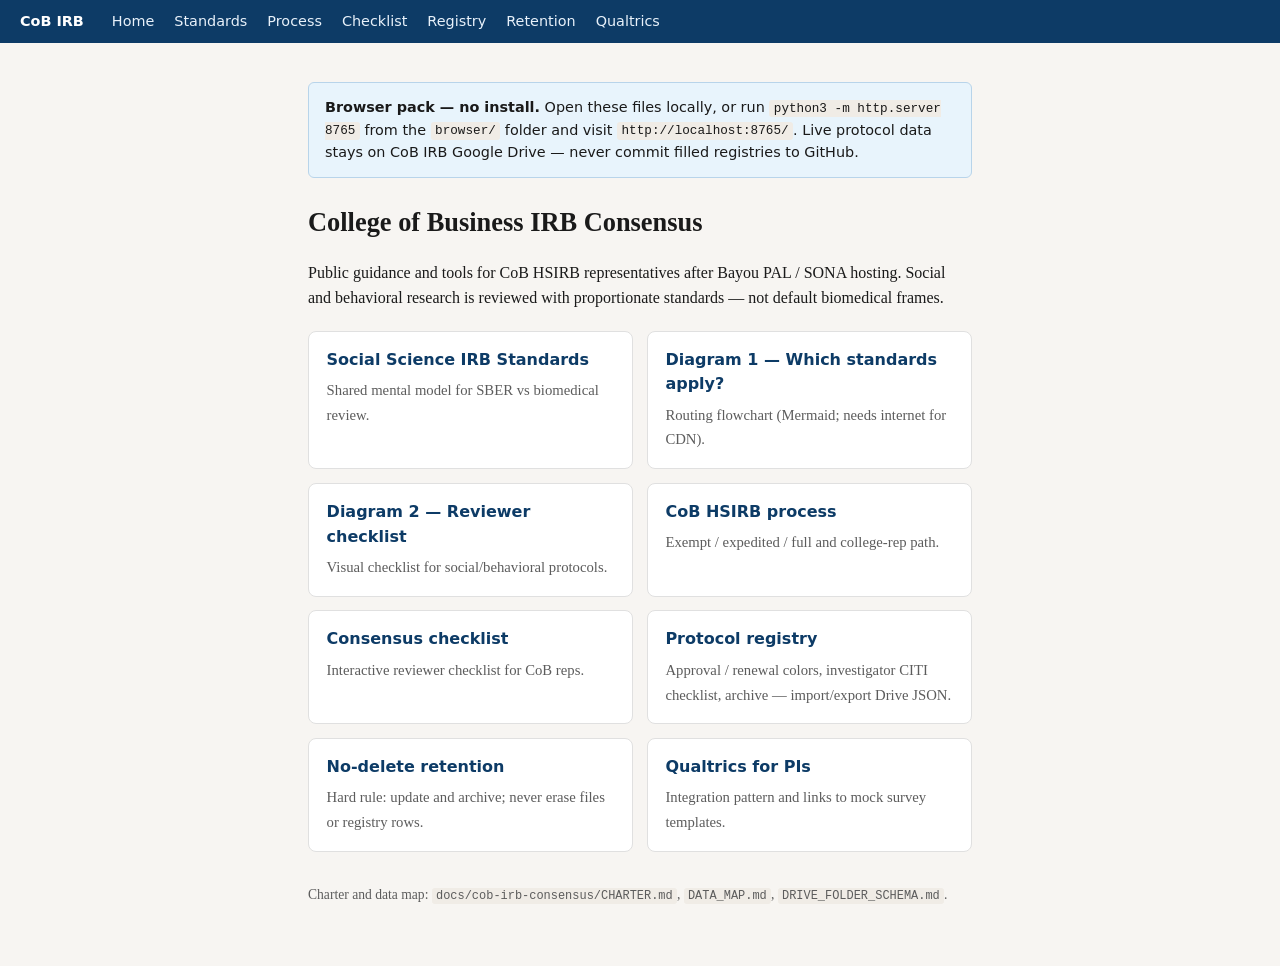
<file: docs/cob-irb-consensus/browser/index.html>
<!DOCTYPE html>
<html lang="en">
<head>
  <meta charset="utf-8">
  <meta name="viewport" content="width=device-width, initial-scale=1">
  <title>CoB IRB Consensus Pack</title>
  <link rel="stylesheet" href="shared.css">
</head>
<body>
  <nav class="site-nav" aria-label="Primary">
    <span class="brand">CoB IRB</span>
    <a href="index.html">Home</a>
    <a href="standards.html">Standards</a>
    <a href="process.html">Process</a>
    <a href="consensus-checklist.html">Checklist</a>
    <a href="registry.html">Registry</a>
    <a href="retention.html">Retention</a>
    <a href="qualtrics-guide.html">Qualtrics</a>
  </nav>
  <main class="wrap">
    <p class="banner"><strong>Browser pack — no install.</strong> Open these files locally, or run <code>python3 -m http.server 8765</code> from the <code>browser/</code> folder and visit <code>http://localhost:8765/</code>. Live protocol data stays on CoB IRB Google Drive — never commit filled registries to GitHub.</p>

    <h1>College of Business IRB Consensus</h1>
    <p>Public guidance and tools for CoB HSIRB representatives after Bayou PAL / SONA hosting. Social and behavioral research is reviewed with proportionate standards — not default biomedical frames.</p>

    <div class="hub-grid">
      <a class="hub-card" href="standards.html">
        <strong>Social Science IRB Standards</strong>
        <span>Shared mental model for SBER vs biomedical review.</span>
      </a>
      <a class="hub-card" href="diagram_1.html">
        <strong>Diagram 1 — Which standards apply?</strong>
        <span>Routing flowchart (Mermaid; needs internet for CDN).</span>
      </a>
      <a class="hub-card" href="diagram_2.html">
        <strong>Diagram 2 — Reviewer checklist</strong>
        <span>Visual checklist for social/behavioral protocols.</span>
      </a>
      <a class="hub-card" href="process.html">
        <strong>CoB HSIRB process</strong>
        <span>Exempt / expedited / full and college-rep path.</span>
      </a>
      <a class="hub-card" href="consensus-checklist.html">
        <strong>Consensus checklist</strong>
        <span>Interactive reviewer checklist for CoB reps.</span>
      </a>
      <a class="hub-card" href="registry.html">
        <strong>Protocol registry</strong>
        <span>Approval / renewal colors, investigator CITI checklist, archive — import/export Drive JSON.</span>
      </a>
      <a class="hub-card" href="retention.html">
        <strong>No-delete retention</strong>
        <span>Hard rule: update and archive; never erase files or registry rows.</span>
      </a>
      <a class="hub-card" href="qualtrics-guide.html">
        <strong>Qualtrics for PIs</strong>
        <span>Integration pattern and links to mock survey templates.</span>
      </a>
    </div>

    <p class="source">Charter and data map: <code>docs/cob-irb-consensus/CHARTER.md</code>, <code>DATA_MAP.md</code>, <code>DRIVE_FOLDER_SCHEMA.md</code>.</p>
  </main>
</body>
</html>
</file>
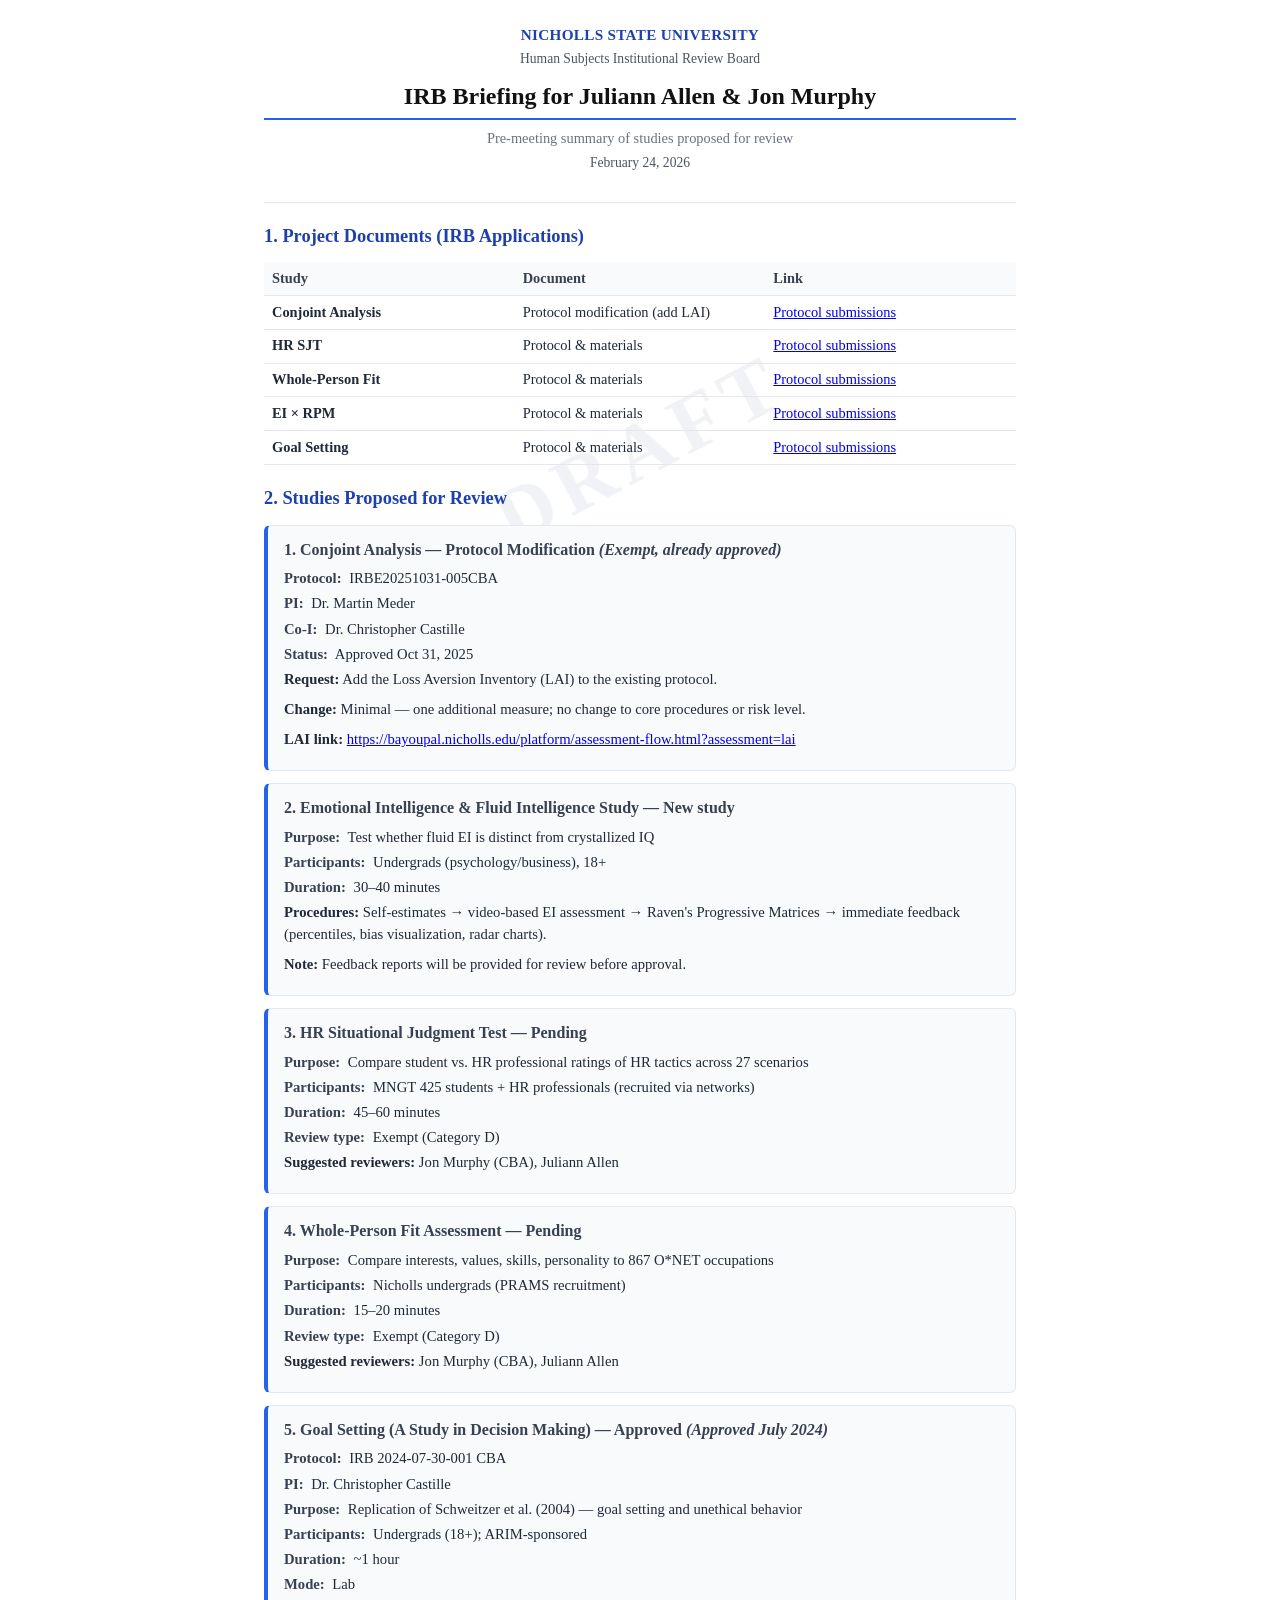
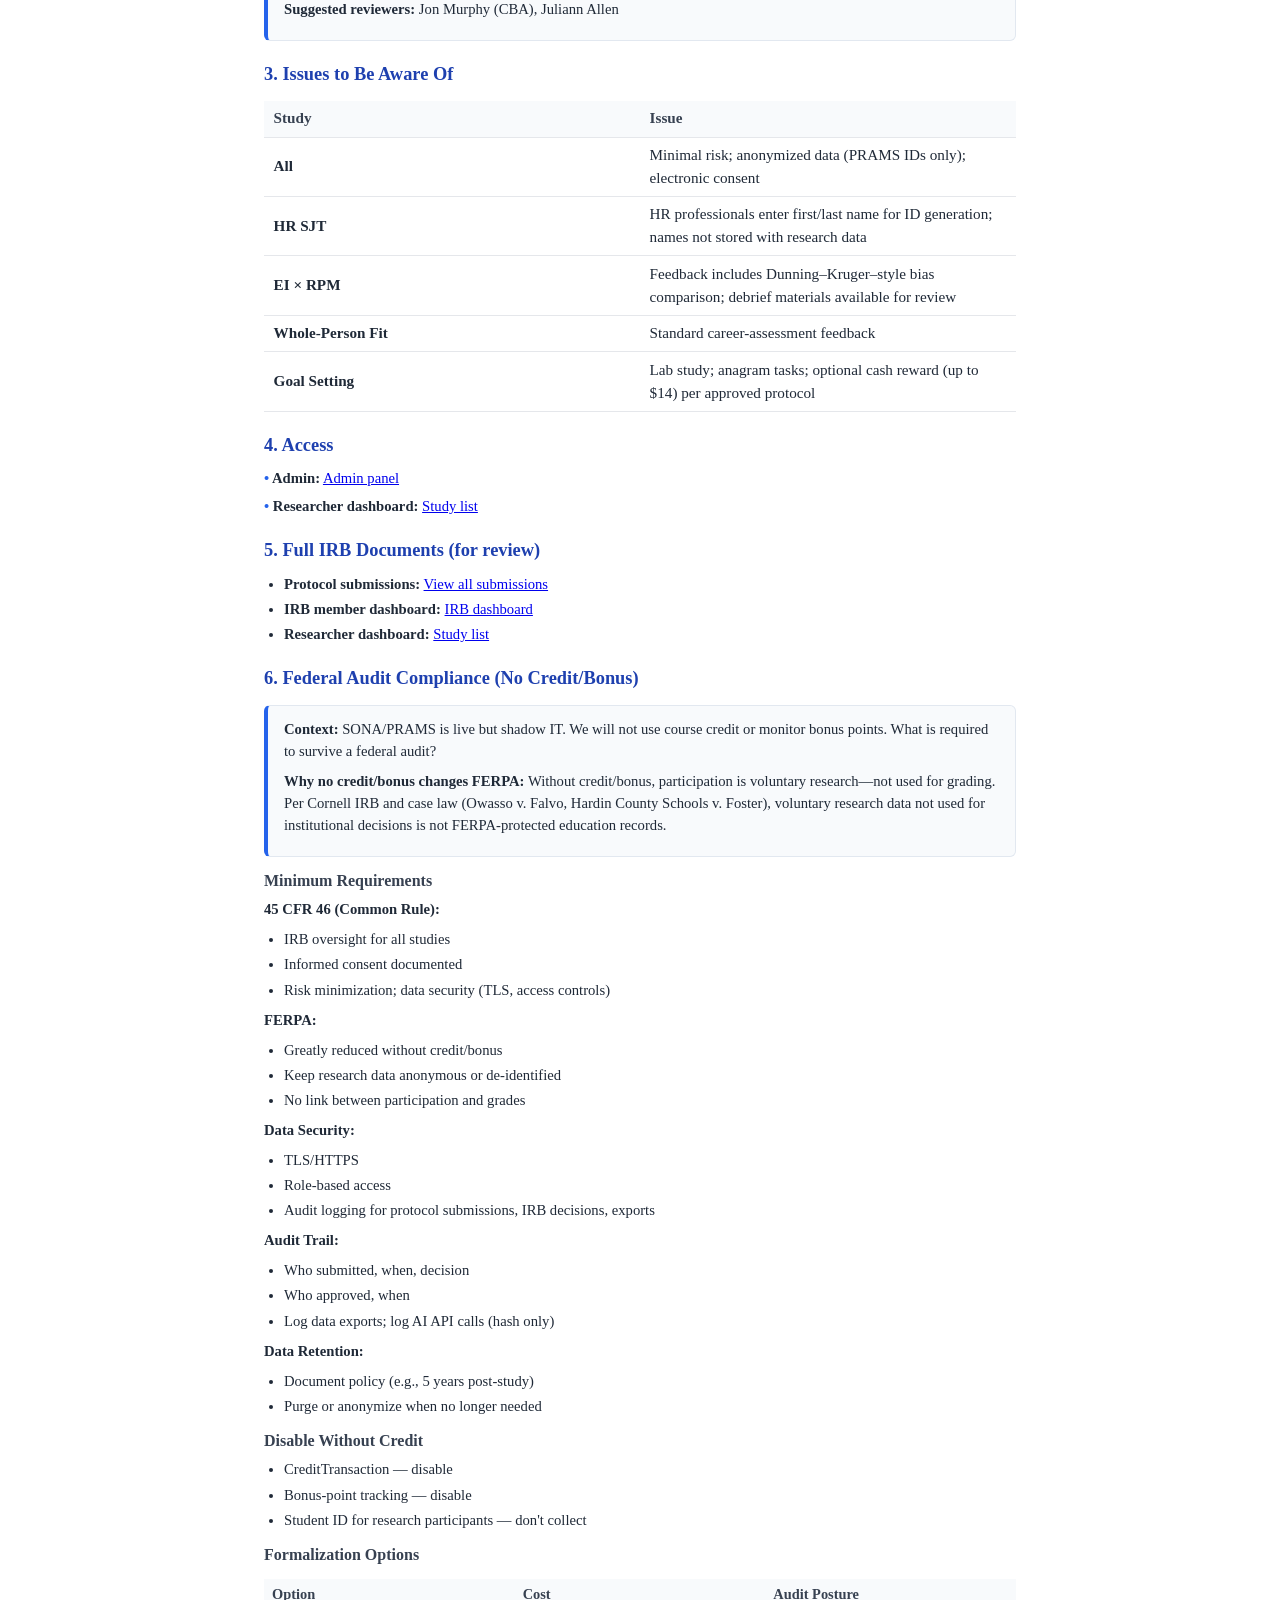
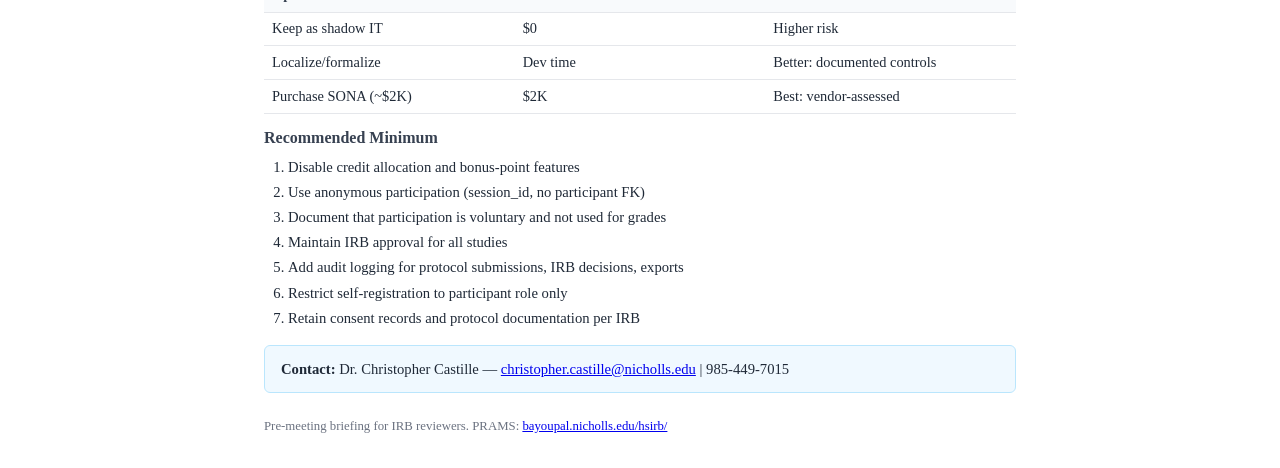
<file: IRB_BRIEFING_JULIANN_JON.html>
<!DOCTYPE html>
<html lang="en">
<head>
  <meta charset="UTF-8">
  <meta name="viewport" content="width=device-width, initial-scale=1.0">
  <title>IRB Briefing for Juliann Allen & Jon Murphy</title>
  <style>

    * { box-sizing: border-box; }
    body { font-family: 'Georgia', 'Times New Roman', serif; font-size: 11pt; line-height: 1.5; color: #1f2937; max-width: 800px; margin: 0 auto; padding: 24px; background: #fff; }
    h1 { font-size: 1.5rem; margin: 0 0 0.5rem; color: #111; border-bottom: 2px solid #2563eb; padding-bottom: 0.25rem; }
    h2 { font-size: 1.15rem; margin: 1.25rem 0 0.5rem; color: #1e40af; }
    h3 { font-size: 1rem; margin: 0.75rem 0 0.35rem; color: #374151; }
    p { margin: 0 0 0.5rem; }
    ul { margin: 0.25rem 0 0.5rem; padding-left: 1.25rem; }
    li { margin-bottom: 0.2rem; }
    .subtitle { font-size: 0.9rem; color: #6b7280; margin-bottom: 0.25rem; }
    .doc-byline { font-size: 0.85rem; color: #4b5563; margin: 0 0 1rem; }
    .section-block { margin: 1rem 0; }
    .study-card { background: #f8fafc; border: 1px solid #e2e8f0; border-left: 4px solid #2563eb; border-radius: 6px; padding: 0.75rem 1rem; margin: 0.75rem 0; overflow-wrap: break-word; word-break: break-word; }
    .study-card h3 { margin-top: 0; }
    .study-card dl { margin: 0.25rem 0 0; }
    .study-card .field { margin: 0.2rem 0; }
    .study-card .field strong { color: #374151; margin-right: 0.25rem; }
    .issues-table { width: 100%; table-layout: fixed; border-collapse: collapse; margin: 0.75rem 0; font-size: 0.95rem; }
    .issues-table th, .issues-table td { padding: 0.4rem 0.6rem; text-align: left; border-bottom: 1px solid #e5e7eb; overflow-wrap: break-word; word-break: break-word; }
    .issues-table th { background: #f8fafc; color: #374151; font-weight: 600; width: 22%; }
    .doc-table { width: 100%; table-layout: fixed; border-collapse: collapse; margin: 0.75rem 0; font-size: 0.9rem; }
    .doc-table th, .doc-table td { padding: 0.35rem 0.5rem; text-align: left; border-bottom: 1px solid #e5e7eb; overflow-wrap: break-word; word-break: break-word; }
    .doc-table th { background: #f8fafc; color: #374151; font-weight: 600; width: 18%; }
    .doc-table td:nth-child(2) { width: 18%; }
    .doc-table td:nth-child(3) { width: 64%; }
    .contact-block { background: #f0f9ff; border: 1px solid #bae6fd; border-radius: 6px; padding: 0.75rem 1rem; margin-top: 1rem; }
    .doc-header { text-align: center; margin-bottom: 1.25rem; padding-bottom: 0.75rem; border-bottom: 1px solid #e5e7eb; }
    .doc-header .institution { font-size: 0.95rem; font-weight: 600; color: #1e40af; letter-spacing: 0.02em; margin-bottom: 0.15rem; }
    .doc-header .office { font-size: 0.85rem; color: #4b5563; margin-bottom: 0.5rem; }
    .access-list { list-style: none; padding-left: 0; }
    .access-list li { margin-bottom: 0.35rem; padding-left: 1em; text-indent: -1em; }
    .access-list li::before { content: "• "; color: #2563eb; font-weight: bold; }
    ol { margin: 0.25rem 0 0.5rem; padding-left: 1.5rem; }
    .watermark { position: fixed; top: 0; left: 0; right: 0; bottom: 0; display: flex; align-items: center; justify-content: center; pointer-events: none; z-index: -1; opacity: 0.14; font-size: 5rem; font-weight: 700; color: #94a3b8; letter-spacing: 0.1em; transform: rotate(-28deg); }
    a { overflow-wrap: break-word; word-break: break-word; }
    @media print {
      @page { size: letter; margin: 14mm; }
      body { padding: 0; max-width: none; }
      h2 { page-break-after: avoid; }
      h3 { page-break-after: avoid; }
      .study-card { page-break-inside: avoid; }
      .contact-block { page-break-inside: avoid; }
      .federal-audit-card { page-break-inside: avoid; }
      ol { margin: 0.25rem 0 0.5rem; padding-left: 1.5rem; }
      table { page-break-inside: auto; }
      tr { page-break-inside: avoid; page-break-after: auto; }
    }

  </style>
</head>
<body>
  <div class="watermark" aria-hidden="true">DRAFT</div>
  <div class="doc-header">
    <p class="institution">NICHOLLS STATE UNIVERSITY</p>
    <p class="office">Human Subjects Institutional Review Board</p>
    <h1>IRB Briefing for Juliann Allen & Jon Murphy</h1>
    <p class="subtitle">Pre-meeting summary of studies proposed for review</p>
    <p class="doc-byline">February 24, 2026</p>
  </div>

  <h2>1. Project Documents (IRB Applications)</h2>
  <table class="doc-table">
    <thead><tr><th>Study</th><th>Document</th><th>Link</th></tr></thead>
    <tbody>
      <tr><td><strong>Conjoint Analysis</strong></td><td>Protocol modification (add LAI)</td><td><a href="https://bayoupal.nicholls.edu/hsirb/studies/protocol/submissions/">Protocol submissions</a></td></tr>
      <tr><td><strong>HR SJT</strong></td><td>Protocol & materials</td><td><a href="https://bayoupal.nicholls.edu/hsirb/studies/protocol/submissions/">Protocol submissions</a></td></tr>
      <tr><td><strong>Whole-Person Fit</strong></td><td>Protocol & materials</td><td><a href="https://bayoupal.nicholls.edu/hsirb/studies/protocol/submissions/">Protocol submissions</a></td></tr>
      <tr><td><strong>EI × RPM</strong></td><td>Protocol & materials</td><td><a href="https://bayoupal.nicholls.edu/hsirb/studies/protocol/submissions/">Protocol submissions</a></td></tr>
      <tr><td><strong>Goal Setting</strong></td><td>Protocol & materials</td><td><a href="https://bayoupal.nicholls.edu/hsirb/studies/protocol/submissions/">Protocol submissions</a></td></tr>
    </tbody>
  </table>

  <h2>2. Studies Proposed for Review</h2>
  <div class="study-card">
    <h3>1. Conjoint Analysis — Protocol Modification <em>(Exempt, already approved)</em></h3>
    <p class="field"><strong>Protocol:</strong> IRBE20251031-005CBA</p>
    <p class="field"><strong>PI:</strong> Dr. Martin Meder</p>
    <p class="field"><strong>Co-I:</strong> Dr. Christopher Castille</p>
    <p class="field"><strong>Status:</strong> Approved Oct 31, 2025</p>
    <p><strong>Request:</strong> Add the Loss Aversion Inventory (LAI) to the existing protocol.</p>
    <p><strong>Change:</strong> Minimal — one additional measure; no change to core procedures or risk level.</p>
    <p><strong>LAI link:</strong> <a href="https://bayoupal.nicholls.edu/platform/assessment-flow.html?assessment=lai">https://bayoupal.nicholls.edu/platform/assessment-flow.html?assessment=lai</a></p>
  </div>
  <div class="study-card">
    <h3>2. Emotional Intelligence & Fluid Intelligence Study — New study</h3>
    <p class="field"><strong>Purpose:</strong> Test whether fluid EI is distinct from crystallized IQ</p>
    <p class="field"><strong>Participants:</strong> Undergrads (psychology/business), 18+</p>
    <p class="field"><strong>Duration:</strong> 30–40 minutes</p>
    <p><strong>Procedures:</strong> Self-estimates → video-based EI assessment → Raven's Progressive Matrices → immediate feedback (percentiles, bias visualization, radar charts).</p>
    <p><strong>Note:</strong> Feedback reports will be provided for review before approval.</p>
  </div>
  <div class="study-card">
    <h3>3. HR Situational Judgment Test — Pending</h3>
    <p class="field"><strong>Purpose:</strong> Compare student vs. HR professional ratings of HR tactics across 27 scenarios</p>
    <p class="field"><strong>Participants:</strong> MNGT 425 students + HR professionals (recruited via networks)</p>
    <p class="field"><strong>Duration:</strong> 45–60 minutes</p>
    <p class="field"><strong>Review type:</strong> Exempt (Category D)</p>
    <p><strong>Suggested reviewers:</strong> Jon Murphy (CBA), Juliann Allen</p>
  </div>
  <div class="study-card">
    <h3>4. Whole-Person Fit Assessment — Pending</h3>
    <p class="field"><strong>Purpose:</strong> Compare interests, values, skills, personality to 867 O*NET occupations</p>
    <p class="field"><strong>Participants:</strong> Nicholls undergrads (PRAMS recruitment)</p>
    <p class="field"><strong>Duration:</strong> 15–20 minutes</p>
    <p class="field"><strong>Review type:</strong> Exempt (Category D)</p>
    <p><strong>Suggested reviewers:</strong> Jon Murphy (CBA), Juliann Allen</p>
  </div>
  <div class="study-card">
    <h3>5. Goal Setting (A Study in Decision Making) — Approved <em>(Approved July 2024)</em></h3>
    <p class="field"><strong>Protocol:</strong> IRB 2024-07-30-001 CBA</p>
    <p class="field"><strong>PI:</strong> Dr. Christopher Castille</p>
    <p class="field"><strong>Purpose:</strong> Replication of Schweitzer et al. (2004) — goal setting and unethical behavior</p>
    <p class="field"><strong>Participants:</strong> Undergrads (18+); ARIM-sponsored</p>
    <p class="field"><strong>Duration:</strong> ~1 hour</p>
    <p class="field"><strong>Mode:</strong> Lab</p>
    <p><strong>Suggested reviewers:</strong> Jon Murphy (CBA), Juliann Allen</p>
  </div>

  <h2>3. Issues to Be Aware Of</h2>
  <table class="issues-table">
    <thead><tr><th>Study</th><th>Issue</th></tr></thead>
    <tbody>
      <tr><td><strong>All</strong></td><td>Minimal risk; anonymized data (PRAMS IDs only); electronic consent</td></tr>
      <tr><td><strong>HR SJT</strong></td><td>HR professionals enter first/last name for ID generation; names not stored with research data</td></tr>
      <tr><td><strong>EI × RPM</strong></td><td>Feedback includes Dunning–Kruger–style bias comparison; debrief materials available for review</td></tr>
      <tr><td><strong>Whole-Person Fit</strong></td><td>Standard career-assessment feedback</td></tr>
      <tr><td><strong>Goal Setting</strong></td><td>Lab study; anagram tasks; optional cash reward (up to $14) per approved protocol</td></tr>
    </tbody>
  </table>

  <h2>4. Access</h2>
  <ul class="access-list">
    <li><strong>Admin:</strong> <a href="https://bayoupal.nicholls.edu/hsirb/admin/">Admin panel</a></li>
    <li><strong>Researcher dashboard:</strong> <a href="https://bayoupal.nicholls.edu/hsirb/studies/researcher/">Study list</a></li>
  </ul>

  <h2>5. Full IRB Documents (for review)</h2>
  <ul>
    <li><strong>Protocol submissions:</strong> <a href="https://bayoupal.nicholls.edu/hsirb/studies/protocol/submissions/">View all submissions</a></li>
    <li><strong>IRB member dashboard:</strong> <a href="https://bayoupal.nicholls.edu/hsirb/studies/irb/member/dashboard/">IRB dashboard</a></li>
    <li><strong>Researcher dashboard:</strong> <a href="https://bayoupal.nicholls.edu/hsirb/studies/researcher/">Study list</a></li>
  </ul>

  <h2>6. Federal Audit Compliance (No Credit/Bonus)</h2>
  <div class="study-card">
    <p><strong>Context:</strong> SONA/PRAMS is live but shadow IT. We will not use course credit or monitor bonus points. What is required to survive a federal audit?</p>
    <p><strong>Why no credit/bonus changes FERPA:</strong> Without credit/bonus, participation is voluntary research—not used for grading. Per Cornell IRB and case law (Owasso v. Falvo, Hardin County Schools v. Foster), voluntary research data not used for institutional decisions is not FERPA-protected education records.</p>
  </div>

  <h3>Minimum Requirements</h3>
  <p><strong>45 CFR 46 (Common Rule):</strong></p>
  <ul>
    <li>IRB oversight for all studies</li>
    <li>Informed consent documented</li>
    <li>Risk minimization; data security (TLS, access controls)</li>
  </ul>
  <p><strong>FERPA:</strong></p>
  <ul>
    <li>Greatly reduced without credit/bonus</li>
    <li>Keep research data anonymous or de-identified</li>
    <li>No link between participation and grades</li>
  </ul>
  <p><strong>Data Security:</strong></p>
  <ul>
    <li>TLS/HTTPS</li>
    <li>Role-based access</li>
    <li>Audit logging for protocol submissions, IRB decisions, exports</li>
  </ul>
  <p><strong>Audit Trail:</strong></p>
  <ul>
    <li>Who submitted, when, decision</li>
    <li>Who approved, when</li>
    <li>Log data exports; log AI API calls (hash only)</li>
  </ul>
  <p><strong>Data Retention:</strong></p>
  <ul>
    <li>Document policy (e.g., 5 years post-study)</li>
    <li>Purge or anonymize when no longer needed</li>
  </ul>

  <h3>Disable Without Credit</h3>
  <ul>
    <li>CreditTransaction — disable</li>
    <li>Bonus-point tracking — disable</li>
    <li>Student ID for research participants — don't collect</li>
  </ul>

  <h3>Formalization Options</h3>
  <table class="doc-table">
    <thead><tr><th>Option</th><th>Cost</th><th>Audit Posture</th></tr></thead>
    <tbody>
      <tr><td>Keep as shadow IT</td><td>$0</td><td>Higher risk</td></tr>
      <tr><td>Localize/formalize</td><td>Dev time</td><td>Better: documented controls</td></tr>
      <tr><td>Purchase SONA (~$2K)</td><td>$2K</td><td>Best: vendor-assessed</td></tr>
    </tbody>
  </table>

  <h3>Recommended Minimum</h3>
  <ol>
    <li>Disable credit allocation and bonus-point features</li>
    <li>Use anonymous participation (session_id, no participant FK)</li>
    <li>Document that participation is voluntary and not used for grades</li>
    <li>Maintain IRB approval for all studies</li>
    <li>Add audit logging for protocol submissions, IRB decisions, exports</li>
    <li>Restrict self-registration to participant role only</li>
    <li>Retain consent records and protocol documentation per IRB</li>
  </ol>

  <div class="contact-block">
    <strong>Contact:</strong> Dr. Christopher Castille — <a href="mailto:christopher.castille@nicholls.edu">christopher.castille@nicholls.edu</a> | 985-449-7015
  </div>

  <p style="margin-top: 1.5rem; font-size: 0.8rem; color: #6b7280;">Pre-meeting briefing for IRB reviewers. PRAMS: <a href="https://bayoupal.nicholls.edu/hsirb/">bayoupal.nicholls.edu/hsirb/</a></p>

</body>
</html>
</file>
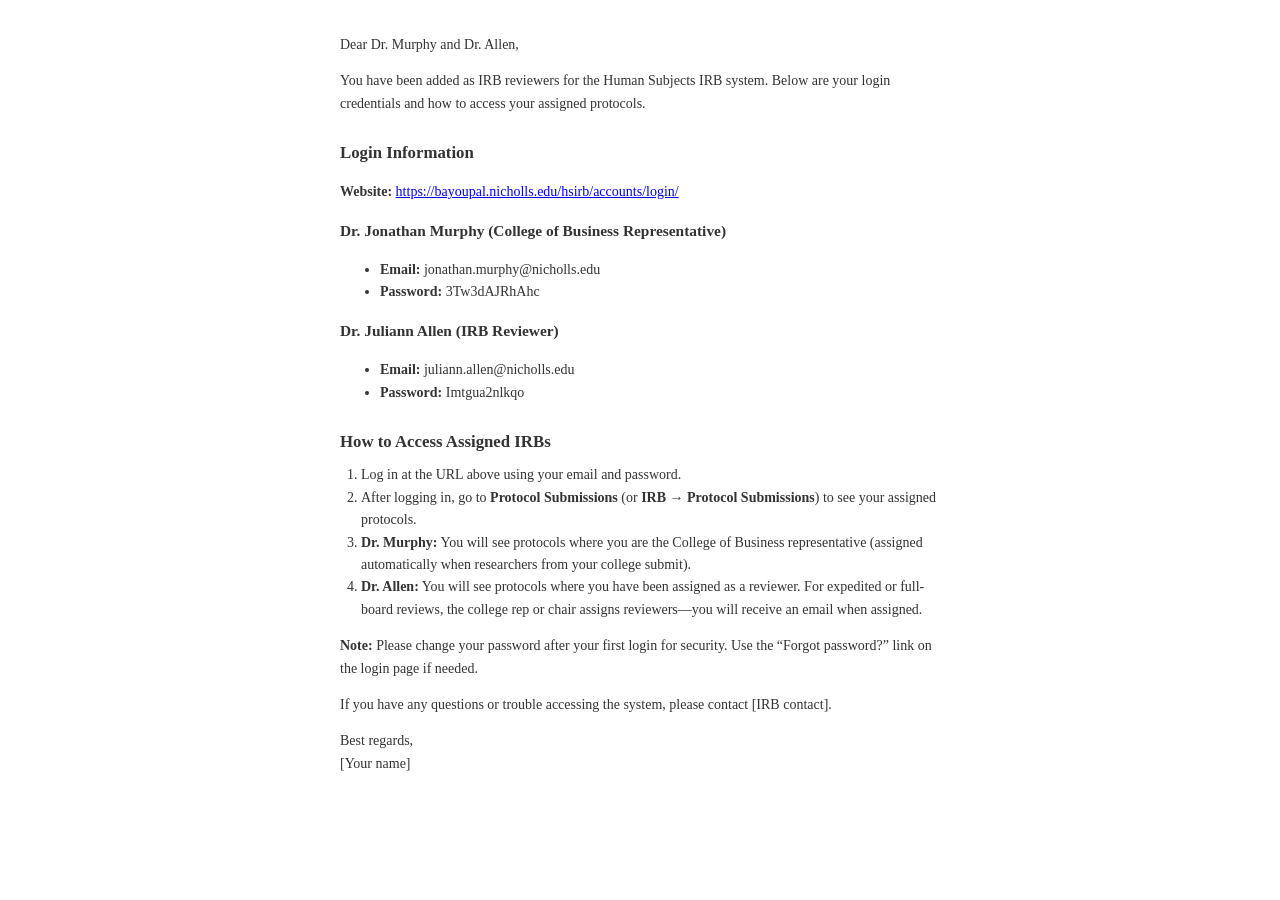
<file: IRB_INVITE_EMAIL.html>
<!DOCTYPE html>
<html lang="en">
<head>
  <meta charset="UTF-8">
  <meta name="viewport" content="width=device-width, initial-scale=1.0">
  <title>IRB Invite Email</title>
</head>
<body style="font-family: Georgia, 'Times New Roman', serif; font-size: 14px; line-height: 1.6; color: #333; max-width: 600px; margin: 0 auto; padding: 20px;">
  <p>Dear Dr. Murphy and Dr. Allen,</p>

  <p>You have been added as IRB reviewers for the Human Subjects IRB system. Below are your login credentials and how to access your assigned protocols.</p>

  <h2 style="font-size: 1.2em; margin-top: 1.5em; margin-bottom: 0.5em;">Login Information</h2>
  <p><strong>Website:</strong> <a href="https://bayoupal.nicholls.edu/hsirb/accounts/login/">https://bayoupal.nicholls.edu/hsirb/accounts/login/</a></p>

  <h3 style="font-size: 1.1em; margin-top: 1em;">Dr. Jonathan Murphy (College of Business Representative)</h3>
  <ul style="margin: 0.5em 0;">
    <li><strong>Email:</strong> jonathan.murphy@nicholls.edu</li>
    <li><strong>Password:</strong> 3Tw3dAJRhAhc</li>
  </ul>

  <h3 style="font-size: 1.1em; margin-top: 1em;">Dr. Juliann Allen (IRB Reviewer)</h3>
  <ul style="margin: 0.5em 0;">
    <li><strong>Email:</strong> juliann.allen@nicholls.edu</li>
    <li><strong>Password:</strong> Imtgua2nlkqo</li>
  </ul>

  <h2 style="font-size: 1.2em; margin-top: 1.5em; margin-bottom: 0.5em;">How to Access Assigned IRBs</h2>
  <ol style="margin: 0.5em 0; padding-left: 1.5em;">
    <li>Log in at the URL above using your email and password.</li>
    <li>After logging in, go to <strong>Protocol Submissions</strong> (or <strong>IRB</strong> → <strong>Protocol Submissions</strong>) to see your assigned protocols.</li>
    <li><strong>Dr. Murphy:</strong> You will see protocols where you are the College of Business representative (assigned automatically when researchers from your college submit).</li>
    <li><strong>Dr. Allen:</strong> You will see protocols where you have been assigned as a reviewer. For expedited or full-board reviews, the college rep or chair assigns reviewers—you will receive an email when assigned.</li>
  </ol>

  <p><strong>Note:</strong> Please change your password after your first login for security. Use the &ldquo;Forgot password?&rdquo; link on the login page if needed.</p>

  <p>If you have any questions or trouble accessing the system, please contact [IRB contact].</p>

  <p>Best regards,<br>[Your name]</p>
</body>
</html>
</file>
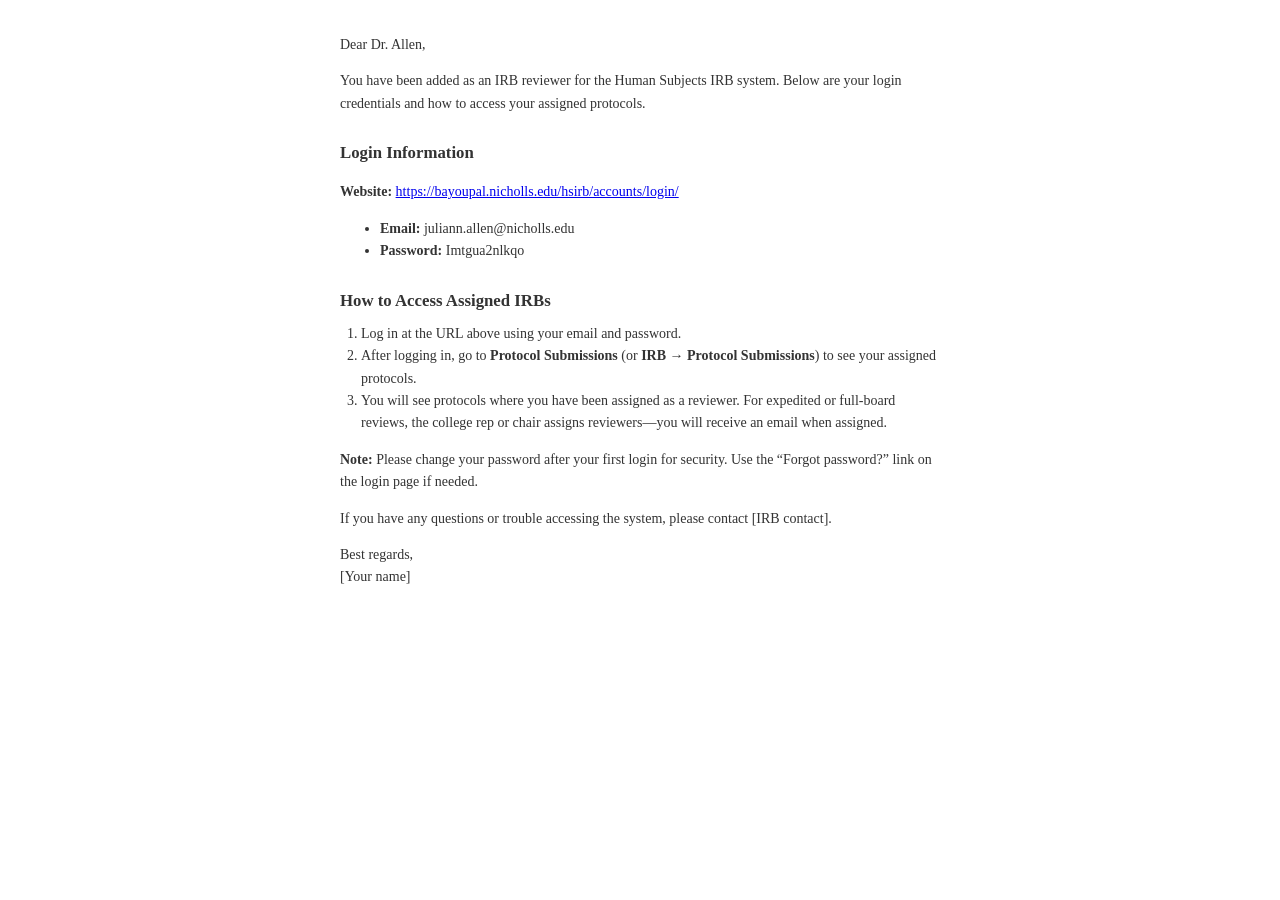
<file: IRB_INVITE_EMAIL_ALLEN.html>
<!DOCTYPE html>
<html lang="en">
<head>
  <meta charset="UTF-8">
  <meta name="viewport" content="width=device-width, initial-scale=1.0">
  <title>IRB Invite – Dr. Allen</title>
</head>
<body style="font-family: Georgia, 'Times New Roman', serif; font-size: 14px; line-height: 1.6; color: #333; max-width: 600px; margin: 0 auto; padding: 20px;">
  <p>Dear Dr. Allen,</p>

  <p>You have been added as an IRB reviewer for the Human Subjects IRB system. Below are your login credentials and how to access your assigned protocols.</p>

  <h2 style="font-size: 1.2em; margin-top: 1.5em; margin-bottom: 0.5em;">Login Information</h2>
  <p><strong>Website:</strong> <a href="https://bayoupal.nicholls.edu/hsirb/accounts/login/">https://bayoupal.nicholls.edu/hsirb/accounts/login/</a></p>
  <ul style="margin: 0.5em 0;">
    <li><strong>Email:</strong> juliann.allen@nicholls.edu</li>
    <li><strong>Password:</strong> Imtgua2nlkqo</li>
  </ul>

  <h2 style="font-size: 1.2em; margin-top: 1.5em; margin-bottom: 0.5em;">How to Access Assigned IRBs</h2>
  <ol style="margin: 0.5em 0; padding-left: 1.5em;">
    <li>Log in at the URL above using your email and password.</li>
    <li>After logging in, go to <strong>Protocol Submissions</strong> (or <strong>IRB</strong> → <strong>Protocol Submissions</strong>) to see your assigned protocols.</li>
    <li>You will see protocols where you have been assigned as a reviewer. For expedited or full-board reviews, the college rep or chair assigns reviewers—you will receive an email when assigned.</li>
  </ol>

  <p><strong>Note:</strong> Please change your password after your first login for security. Use the &ldquo;Forgot password?&rdquo; link on the login page if needed.</p>

  <p>If you have any questions or trouble accessing the system, please contact [IRB contact].</p>

  <p>Best regards,<br>[Your name]</p>
</body>
</html>
</file>
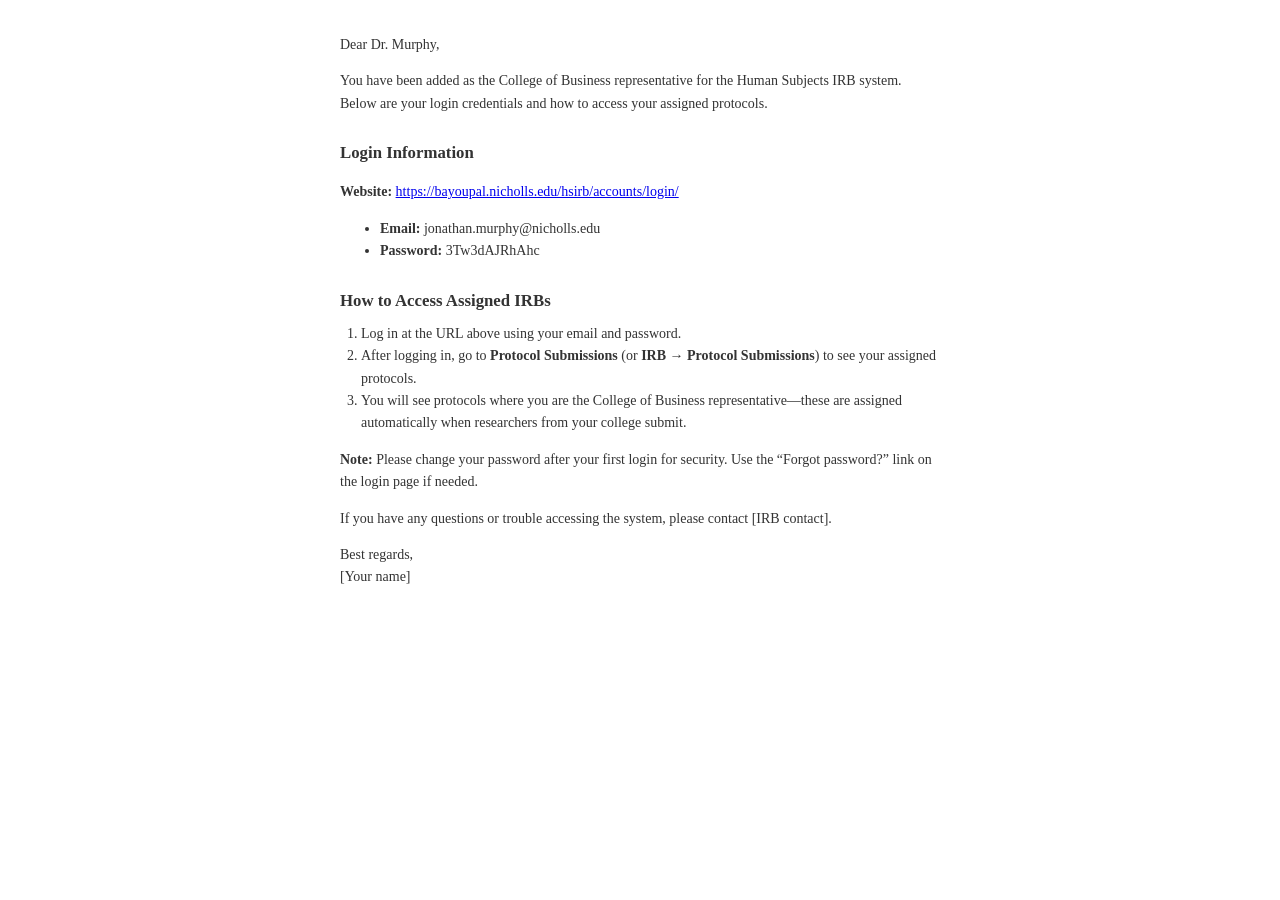
<file: IRB_INVITE_EMAIL_MURPHY.html>
<!DOCTYPE html>
<html lang="en">
<head>
  <meta charset="UTF-8">
  <meta name="viewport" content="width=device-width, initial-scale=1.0">
  <title>IRB Invite – Dr. Murphy</title>
</head>
<body style="font-family: Georgia, 'Times New Roman', serif; font-size: 14px; line-height: 1.6; color: #333; max-width: 600px; margin: 0 auto; padding: 20px;">
  <p>Dear Dr. Murphy,</p>

  <p>You have been added as the College of Business representative for the Human Subjects IRB system. Below are your login credentials and how to access your assigned protocols.</p>

  <h2 style="font-size: 1.2em; margin-top: 1.5em; margin-bottom: 0.5em;">Login Information</h2>
  <p><strong>Website:</strong> <a href="https://bayoupal.nicholls.edu/hsirb/accounts/login/">https://bayoupal.nicholls.edu/hsirb/accounts/login/</a></p>
  <ul style="margin: 0.5em 0;">
    <li><strong>Email:</strong> jonathan.murphy@nicholls.edu</li>
    <li><strong>Password:</strong> 3Tw3dAJRhAhc</li>
  </ul>

  <h2 style="font-size: 1.2em; margin-top: 1.5em; margin-bottom: 0.5em;">How to Access Assigned IRBs</h2>
  <ol style="margin: 0.5em 0; padding-left: 1.5em;">
    <li>Log in at the URL above using your email and password.</li>
    <li>After logging in, go to <strong>Protocol Submissions</strong> (or <strong>IRB</strong> → <strong>Protocol Submissions</strong>) to see your assigned protocols.</li>
    <li>You will see protocols where you are the College of Business representative—these are assigned automatically when researchers from your college submit.</li>
  </ol>

  <p><strong>Note:</strong> Please change your password after your first login for security. Use the &ldquo;Forgot password?&rdquo; link on the login page if needed.</p>

  <p>If you have any questions or trouble accessing the system, please contact [IRB contact].</p>

  <p>Best regards,<br>[Your name]</p>
</body>
</html>
</file>
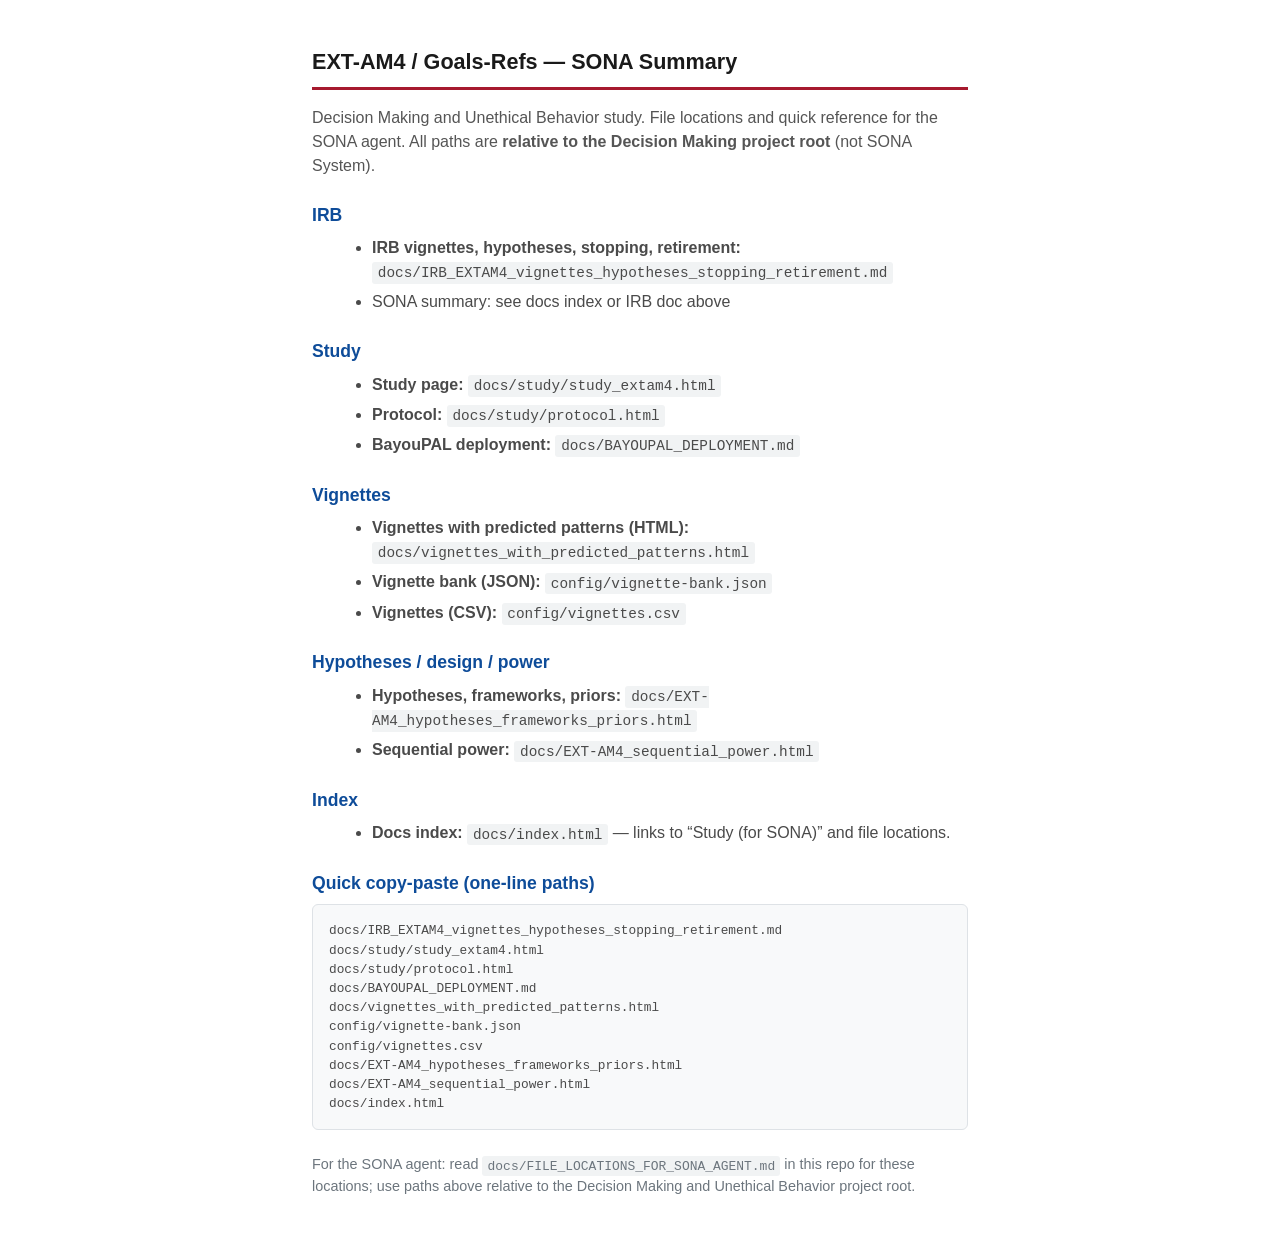
<file: docs/EXTAM4_SONA_SUMMARY.html>
<!DOCTYPE html>
<html lang="en">
<head>
  <meta charset="UTF-8">
  <meta name="viewport" content="width=device-width, initial-scale=1.0">
  <title>EXT-AM4 / Goals-Refs — SONA Summary</title>
  <style>
    :root { --navy: #0E4C99; --red: #A6192E; --gray: #4A4A4A; }
    * { box-sizing: border-box; }
    body { font-family: -apple-system, BlinkMacSystemFont, 'Segoe UI', Roboto, sans-serif; line-height: 1.5; color: var(--gray); max-width: 720px; margin: 0 auto; padding: 2rem; background: #fff; }
    h1 { font-size: 1.35rem; color: #1a1a1a; border-bottom: 3px solid var(--red); padding-bottom: 0.5rem; }
    h2 { font-size: 1.1rem; color: var(--navy); margin: 1.5rem 0 0.5rem; }
    .lead { color: #555; margin-bottom: 1.5rem; }
    section { margin-bottom: 1.5rem; }
    ul { margin: 0.25rem 0 1rem 1.25rem; }
    li { margin: 0.35rem 0; }
    .path { font-family: ui-monospace, monospace; font-size: 0.9em; background: #f1f3f4; padding: 0.2em 0.4em; border-radius: 3px; }
    .copy-block { font-family: ui-monospace, monospace; font-size: 0.8rem; background: #f8f9fa; border: 1px solid #dee2e6; border-radius: 6px; padding: 1rem; white-space: pre; overflow-x: auto; }
    .note { font-size: 0.9rem; color: #6c757d; margin-top: 1rem; }
  </style>
</head>
<body>
  <h1>EXT-AM4 / Goals-Refs — SONA Summary</h1>
  <p class="lead">Decision Making and Unethical Behavior study. File locations and quick reference for the SONA agent. All paths are <strong>relative to the Decision Making project root</strong> (not SONA System).</p>

  <section>
    <h2>IRB</h2>
    <ul>
      <li><strong>IRB vignettes, hypotheses, stopping, retirement:</strong> <code class="path">docs/IRB_EXTAM4_vignettes_hypotheses_stopping_retirement.md</code></li>
      <li>SONA summary: see docs index or IRB doc above</li>
    </ul>
  </section>

  <section>
    <h2>Study</h2>
    <ul>
      <li><strong>Study page:</strong> <code class="path">docs/study/study_extam4.html</code></li>
      <li><strong>Protocol:</strong> <code class="path">docs/study/protocol.html</code></li>
      <li><strong>BayouPAL deployment:</strong> <code class="path">docs/BAYOUPAL_DEPLOYMENT.md</code></li>
    </ul>
  </section>

  <section>
    <h2>Vignettes</h2>
    <ul>
      <li><strong>Vignettes with predicted patterns (HTML):</strong> <code class="path">docs/vignettes_with_predicted_patterns.html</code></li>
      <li><strong>Vignette bank (JSON):</strong> <code class="path">config/vignette-bank.json</code></li>
      <li><strong>Vignettes (CSV):</strong> <code class="path">config/vignettes.csv</code></li>
    </ul>
  </section>

  <section>
    <h2>Hypotheses / design / power</h2>
    <ul>
      <li><strong>Hypotheses, frameworks, priors:</strong> <code class="path">docs/EXT-AM4_hypotheses_frameworks_priors.html</code></li>
      <li><strong>Sequential power:</strong> <code class="path">docs/EXT-AM4_sequential_power.html</code></li>
    </ul>
  </section>

  <section>
    <h2>Index</h2>
    <ul>
      <li><strong>Docs index:</strong> <code class="path">docs/index.html</code> — links to “Study (for SONA)” and file locations.</li>
    </ul>
  </section>

  <section>
    <h2>Quick copy-paste (one-line paths)</h2>
    <div class="copy-block">docs/IRB_EXTAM4_vignettes_hypotheses_stopping_retirement.md
docs/study/study_extam4.html
docs/study/protocol.html
docs/BAYOUPAL_DEPLOYMENT.md
docs/vignettes_with_predicted_patterns.html
config/vignette-bank.json
config/vignettes.csv
docs/EXT-AM4_hypotheses_frameworks_priors.html
docs/EXT-AM4_sequential_power.html
docs/index.html</div>
  </section>

  <p class="note">For the SONA agent: read <code class="path">docs/FILE_LOCATIONS_FOR_SONA_AGENT.md</code> in this repo for these locations; use paths above relative to the Decision Making and Unethical Behavior project root.</p>
</body>
</html>
</file>
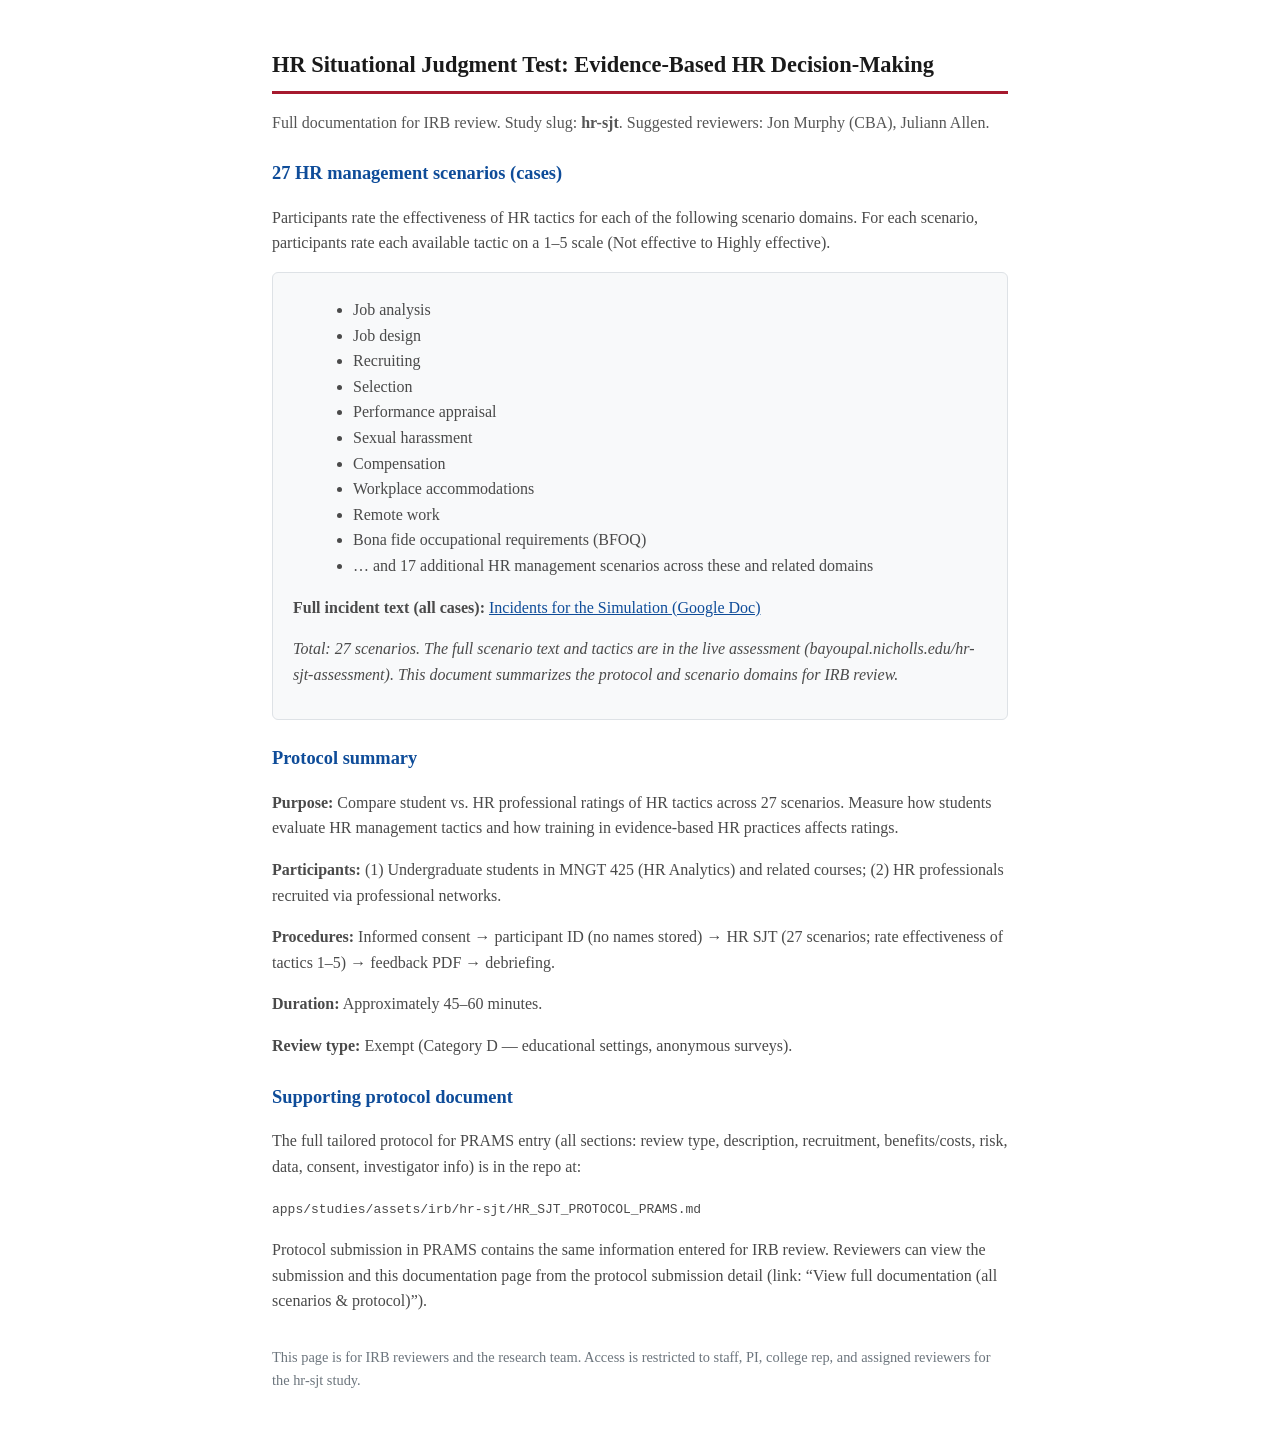
<file: docs/HR_SJT_DOCUMENTATION.html>
<!DOCTYPE html>
<html lang="en">
<head>
  <meta charset="UTF-8">
  <meta name="viewport" content="width=device-width, initial-scale=1.0">
  <title>HR Situational Judgment Test — Full Documentation</title>
  <style>
    :root { --navy: #0E4C99; --red: #A6192E; --gray: #4A4A4A; }
    * { box-sizing: border-box; }
    body { font-family: Georgia, 'Times New Roman', serif; line-height: 1.6; color: var(--gray); max-width: 800px; margin: 0 auto; padding: 2rem; background: #fff; }
    h1 { font-size: 1.4rem; color: #1a1a1a; border-bottom: 3px solid var(--red); padding-bottom: 0.5rem; }
    h2 { font-size: 1.15rem; color: var(--navy); margin: 1.5rem 0 0.5rem; }
    .lead { color: #555; margin-bottom: 1.5rem; }
    ul { margin: 0.5rem 0 1rem 1.25rem; }
    .card { background: #f8f9fa; border: 1px solid #dee2e6; border-radius: 6px; padding: 1rem 1.25rem; margin-bottom: 1rem; }
    .footer { font-size: 0.9rem; color: #6c757d; margin-top: 2rem; }
    a { color: var(--navy); }
  </style>
</head>
<body>
  <h1>HR Situational Judgment Test: Evidence-Based HR Decision-Making</h1>
  <p class="lead">Full documentation for IRB review. Study slug: <strong>hr-sjt</strong>. Suggested reviewers: Jon Murphy (CBA), Juliann Allen.</p>

  <h2>27 HR management scenarios (cases)</h2>
  <p>Participants rate the effectiveness of HR tactics for each of the following scenario domains. For each scenario, participants rate each available tactic on a 1–5 scale (Not effective to Highly effective).</p>
  <div class="card">
    <ul>
      <li>Job analysis</li>
      <li>Job design</li>
      <li>Recruiting</li>
      <li>Selection</li>
      <li>Performance appraisal</li>
      <li>Sexual harassment</li>
      <li>Compensation</li>
      <li>Workplace accommodations</li>
      <li>Remote work</li>
      <li>Bona fide occupational requirements (BFOQ)</li>
      <li>… and 17 additional HR management scenarios across these and related domains</li>
    </ul>
    <p><strong>Full incident text (all cases):</strong> <a href="https://docs.google.com/document/d/11sw17jjXv2qXPVazXSc6_X0DK0Xf9t6lpTnNUEiXtRQ/edit?tab=t.0" target="_blank" rel="noopener">Incidents for the Simulation (Google Doc)</a></p>
    <p><em>Total: 27 scenarios. The full scenario text and tactics are in the live assessment (bayoupal.nicholls.edu/hr-sjt-assessment). This document summarizes the protocol and scenario domains for IRB review.</em></p>
  </div>

  <h2>Protocol summary</h2>
  <p><strong>Purpose:</strong> Compare student vs. HR professional ratings of HR tactics across 27 scenarios. Measure how students evaluate HR management tactics and how training in evidence-based HR practices affects ratings.</p>
  <p><strong>Participants:</strong> (1) Undergraduate students in MNGT 425 (HR Analytics) and related courses; (2) HR professionals recruited via professional networks.</p>
  <p><strong>Procedures:</strong> Informed consent → participant ID (no names stored) → HR SJT (27 scenarios; rate effectiveness of tactics 1–5) → feedback PDF → debriefing.</p>
  <p><strong>Duration:</strong> Approximately 45–60 minutes.</p>
  <p><strong>Review type:</strong> Exempt (Category D — educational settings, anonymous surveys).</p>

  <h2>Supporting protocol document</h2>
  <p>The full tailored protocol for PRAMS entry (all sections: review type, description, recruitment, benefits/costs, risk, data, consent, investigator info) is in the repo at:</p>
  <p><code>apps/studies/assets/irb/hr-sjt/HR_SJT_PROTOCOL_PRAMS.md</code></p>
  <p>Protocol submission in PRAMS contains the same information entered for IRB review. Reviewers can view the submission and this documentation page from the protocol submission detail (link: “View full documentation (all scenarios &amp; protocol)”).</p>

  <p class="footer">This page is for IRB reviewers and the research team. Access is restricted to staff, PI, college rep, and assigned reviewers for the hr-sjt study.</p>
</body>
</html>
</file>
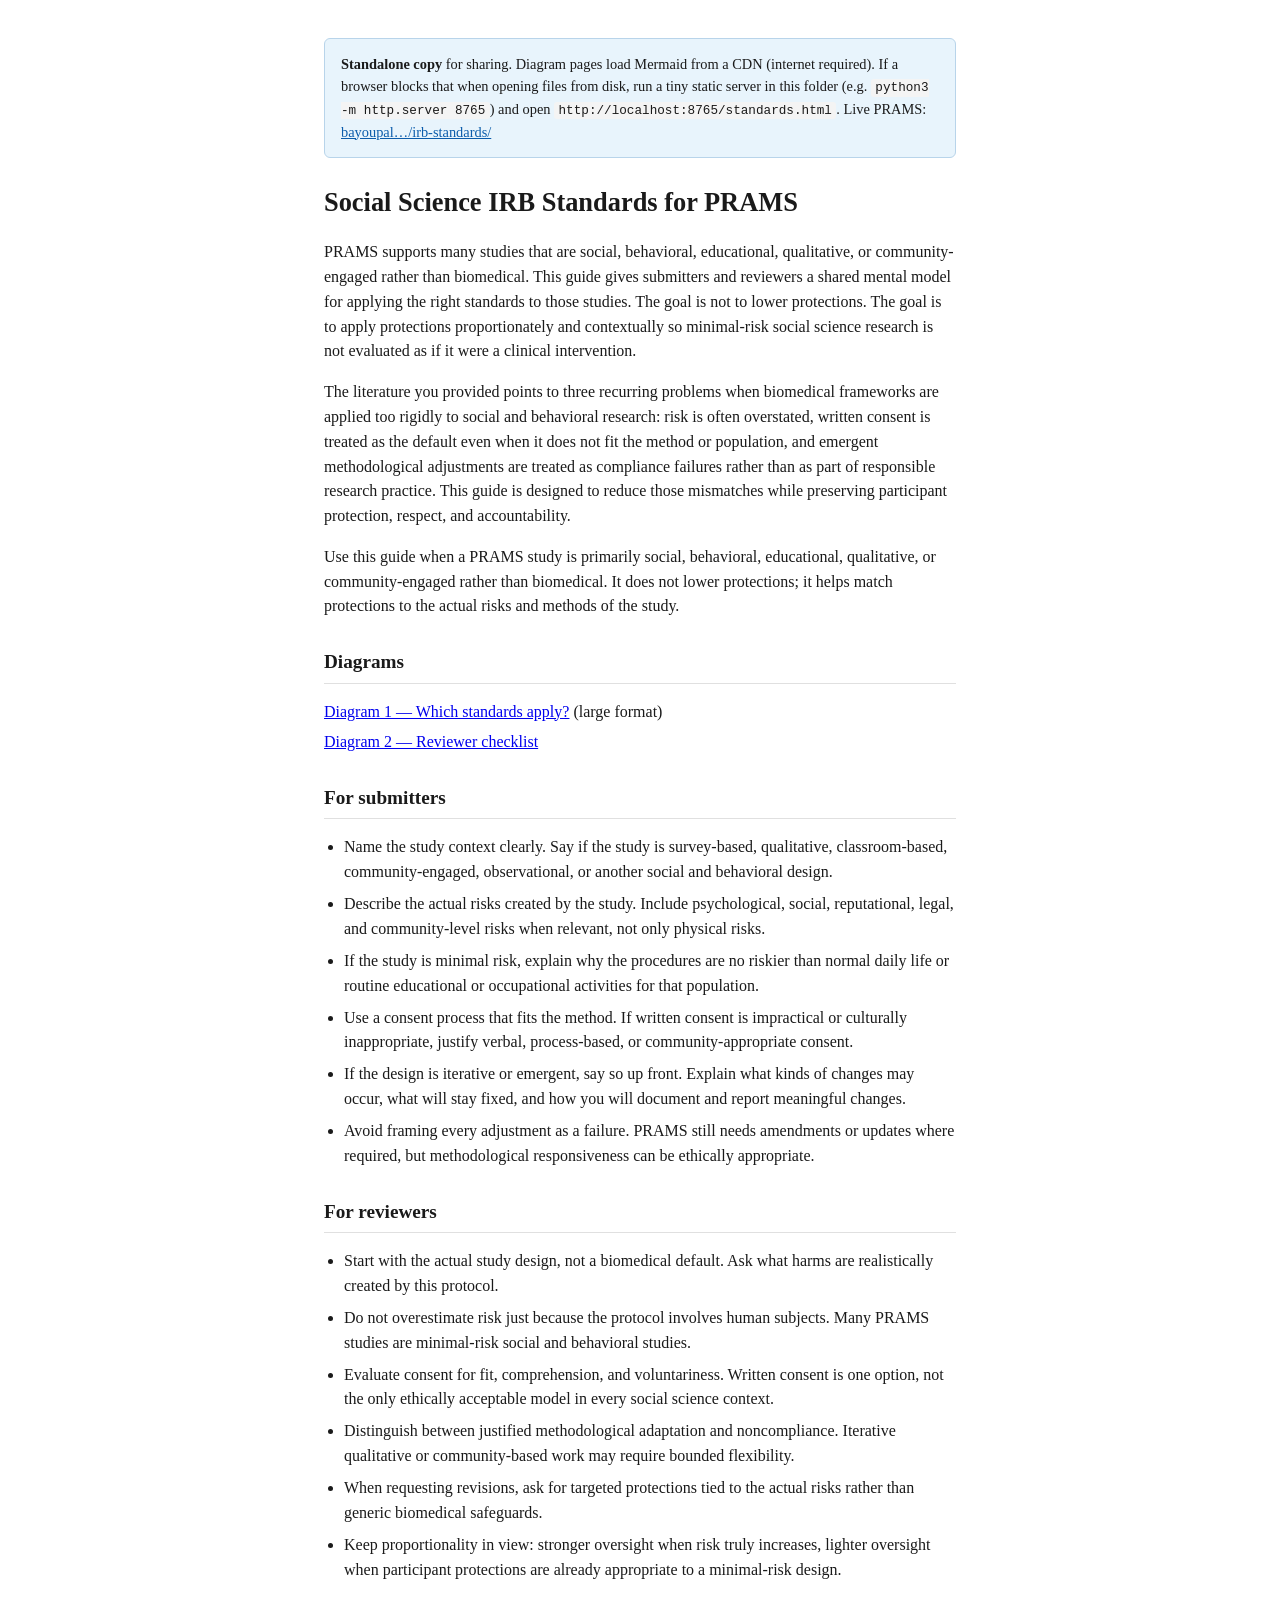
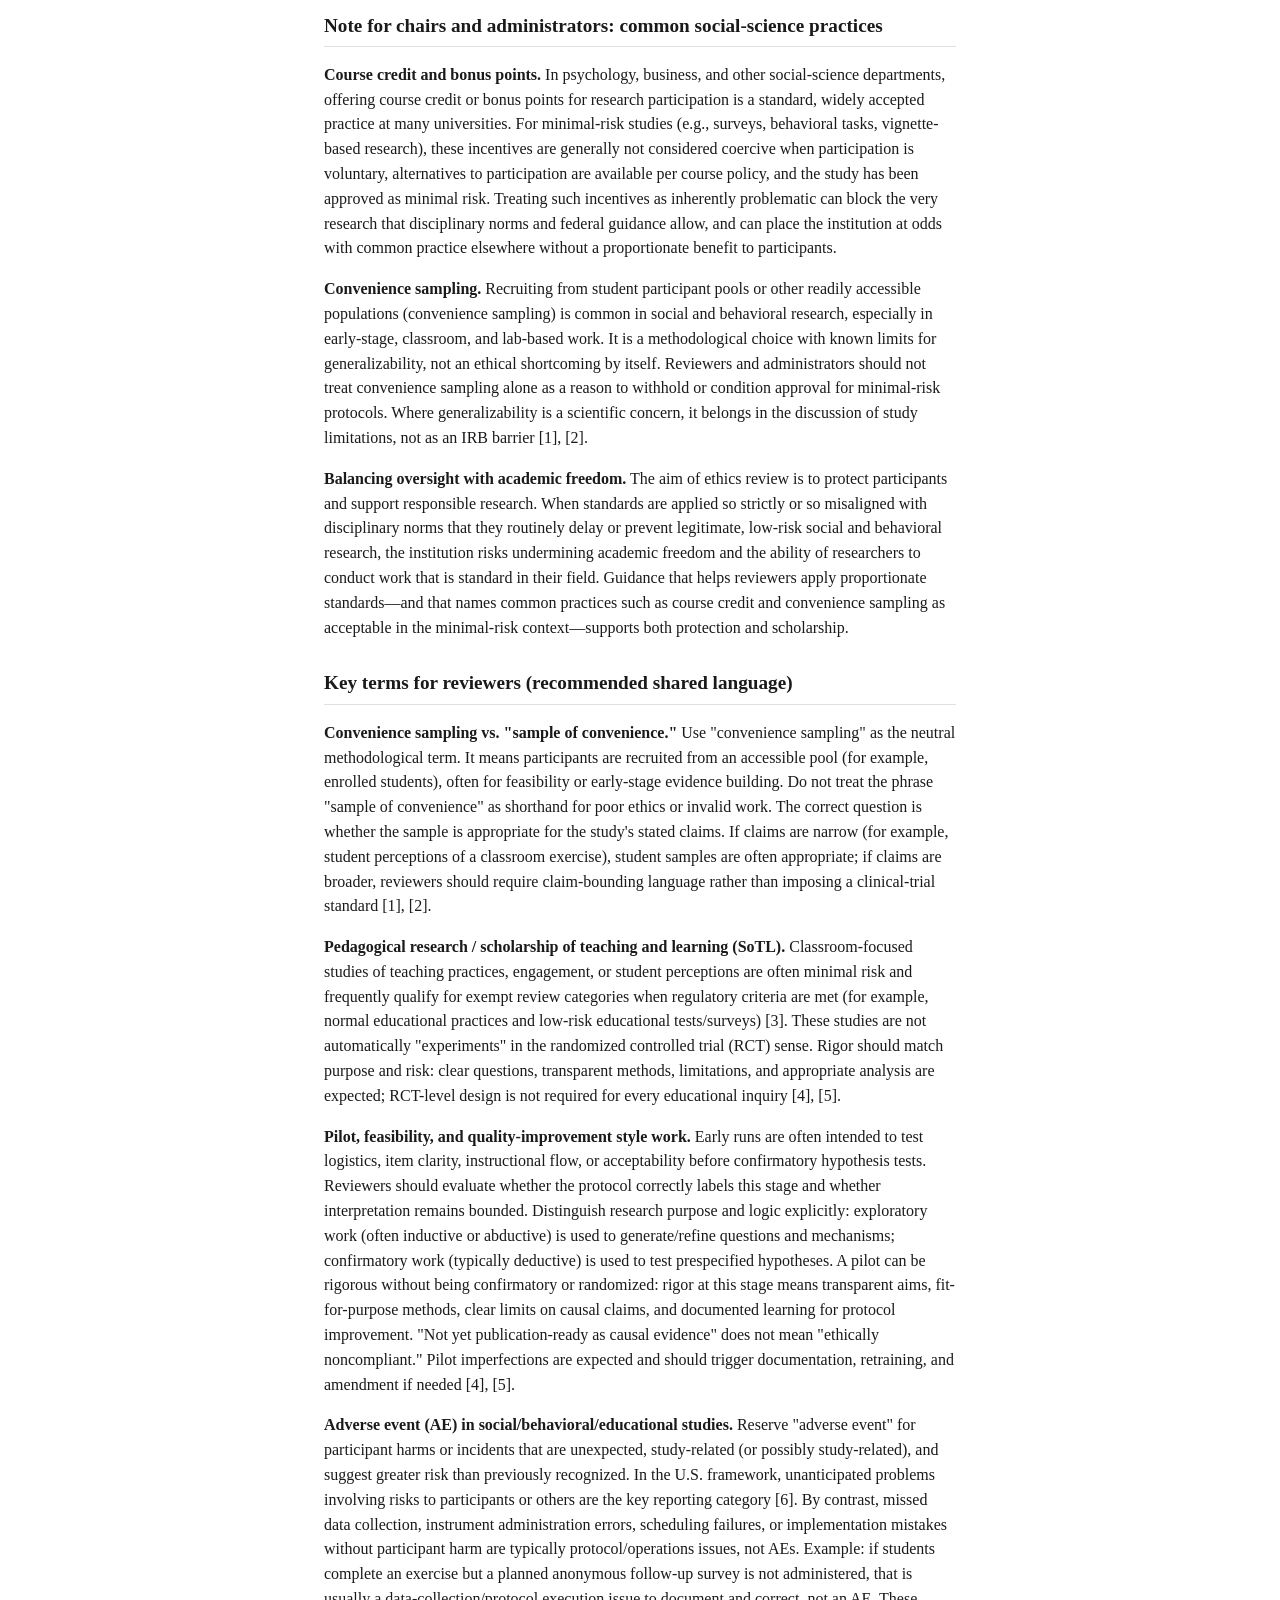
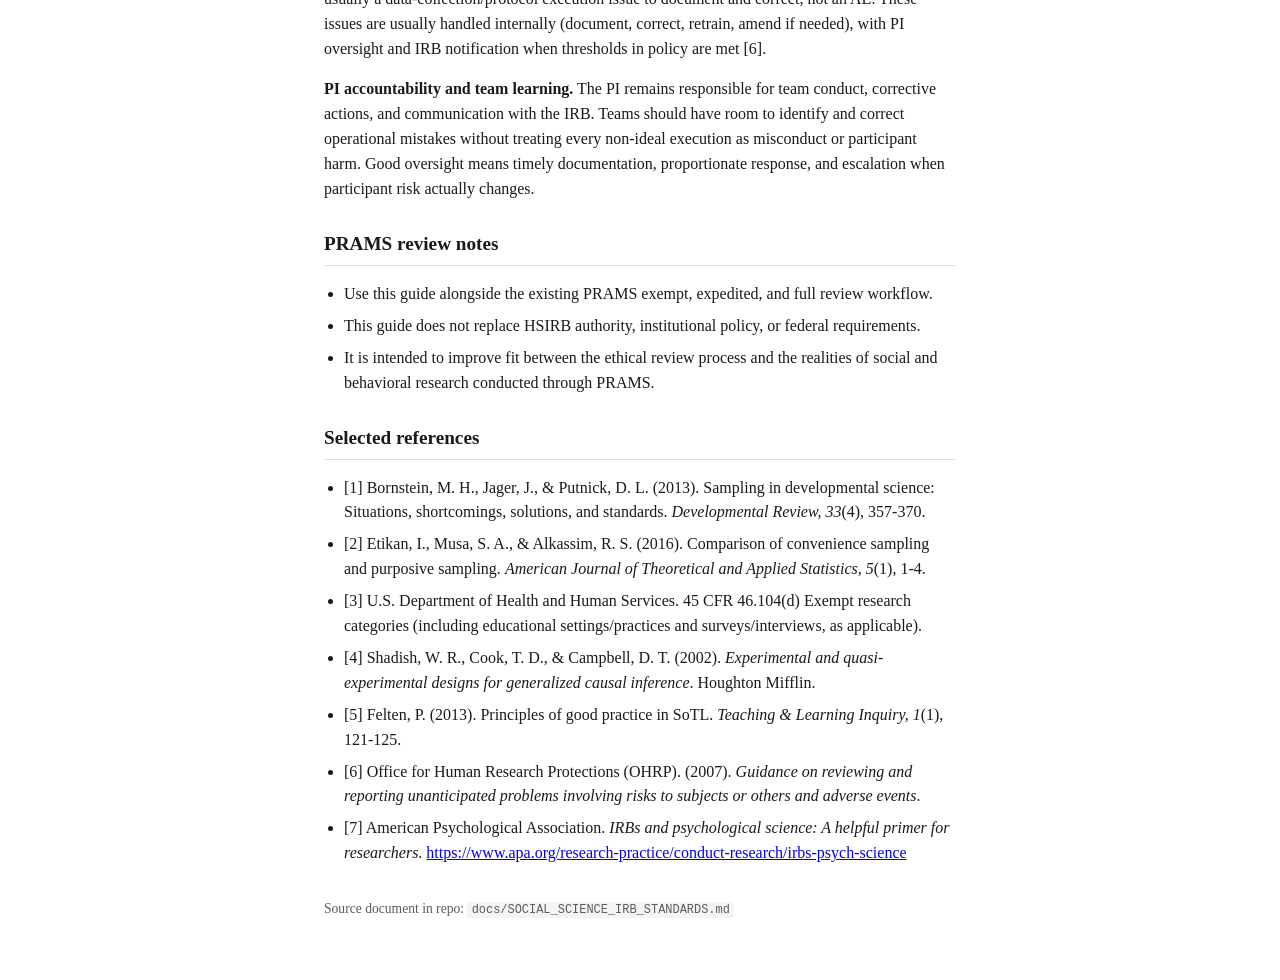
<file: docs/social_science_irb_standards_standalone/standards.html>
<!DOCTYPE html>
<html lang="en">
<head>
  <meta charset="utf-8">
  <meta name="viewport" content="width=device-width, initial-scale=1">
  <title>Social Science IRB Standards (standalone)</title>
  <style>
    :root { --text: #1a1a1a; --muted: #5c5c5c; --border: #e0e0e0; --info: #e8f4fc; }
    * { box-sizing: border-box; }
    body { font-family: Georgia, "Times New Roman", serif; line-height: 1.55; color: var(--text); max-width: 42rem; margin: 0 auto; padding: 1.5rem 1.25rem 3rem; }
    h1 { font-size: 1.65rem; font-weight: 600; margin-top: 0; }
    h2 { font-size: 1.2rem; margin-top: 1.75rem; border-bottom: 1px solid var(--border); padding-bottom: 0.35rem; }
    p, li { font-size: 1rem; }
    .banner { background: var(--info); border: 1px solid #b8d4ea; padding: 0.85rem 1rem; border-radius: 6px; margin-bottom: 1.5rem; font-size: 0.9rem; }
    .banner a { color: #0b5cab; }
    .diagram-links { margin: 1rem 0 1.5rem; padding: 0; list-style: none; }
    .diagram-links li { margin: 0.35rem 0; }
    ul.guidance { padding-left: 1.25rem; }
    ul.guidance li { margin: 0.45rem 0; }
    strong { font-weight: 600; }
    code { font-family: ui-monospace, monospace; font-size: 0.88em; background: #f4f4f4; padding: 0.1em 0.35em; border-radius: 3px; }
    .source { font-size: 0.85rem; color: var(--muted); margin-top: 2rem; }
  </style>
</head>
<body>
  <p class="banner"><strong>Standalone copy</strong> for sharing. Diagram pages load Mermaid from a CDN (internet required). If a browser blocks that when opening files from disk, run a tiny static server in this folder (e.g. <code>python3 -m http.server 8765</code>) and open <code>http://localhost:8765/standards.html</code>. Live PRAMS: <a href="https://bayoupal.nicholls.edu/hsirb/studies/irb-standards/">bayoupal…/irb-standards/</a></p>

  <h1>Social Science IRB Standards for PRAMS</h1>

  <p>PRAMS supports many studies that are social, behavioral, educational, qualitative, or community-engaged rather than biomedical. This guide gives submitters and reviewers a shared mental model for applying the right standards to those studies. The goal is not to lower protections. The goal is to apply protections proportionately and contextually so minimal-risk social science research is not evaluated as if it were a clinical intervention.</p>

  <p>The literature you provided points to three recurring problems when biomedical frameworks are applied too rigidly to social and behavioral research: risk is often overstated, written consent is treated as the default even when it does not fit the method or population, and emergent methodological adjustments are treated as compliance failures rather than as part of responsible research practice. This guide is designed to reduce those mismatches while preserving participant protection, respect, and accountability.</p>

  <p>Use this guide when a PRAMS study is primarily social, behavioral, educational, qualitative, or community-engaged rather than biomedical. It does not lower protections; it helps match protections to the actual risks and methods of the study.</p>

  <h2>Diagrams</h2>
  <ul class="diagram-links">
    <li><a href="diagram_1.html">Diagram 1 — Which standards apply?</a> (large format)</li>
    <li><a href="diagram_2.html">Diagram 2 — Reviewer checklist</a></li>
  </ul>

  <h2>For submitters</h2>
  <ul class="guidance">
    <li>Name the study context clearly. Say if the study is survey-based, qualitative, classroom-based, community-engaged, observational, or another social and behavioral design.</li>
    <li>Describe the actual risks created by the study. Include psychological, social, reputational, legal, and community-level risks when relevant, not only physical risks.</li>
    <li>If the study is minimal risk, explain why the procedures are no riskier than normal daily life or routine educational or occupational activities for that population.</li>
    <li>Use a consent process that fits the method. If written consent is impractical or culturally inappropriate, justify verbal, process-based, or community-appropriate consent.</li>
    <li>If the design is iterative or emergent, say so up front. Explain what kinds of changes may occur, what will stay fixed, and how you will document and report meaningful changes.</li>
    <li>Avoid framing every adjustment as a failure. PRAMS still needs amendments or updates where required, but methodological responsiveness can be ethically appropriate.</li>
  </ul>

  <h2>For reviewers</h2>
  <ul class="guidance">
    <li>Start with the actual study design, not a biomedical default. Ask what harms are realistically created by this protocol.</li>
    <li>Do not overestimate risk just because the protocol involves human subjects. Many PRAMS studies are minimal-risk social and behavioral studies.</li>
    <li>Evaluate consent for fit, comprehension, and voluntariness. Written consent is one option, not the only ethically acceptable model in every social science context.</li>
    <li>Distinguish between justified methodological adaptation and noncompliance. Iterative qualitative or community-based work may require bounded flexibility.</li>
    <li>When requesting revisions, ask for targeted protections tied to the actual risks rather than generic biomedical safeguards.</li>
    <li>Keep proportionality in view: stronger oversight when risk truly increases, lighter oversight when participant protections are already appropriate to a minimal-risk design.</li>
  </ul>

  <h2>Note for chairs and administrators: common social-science practices</h2>

  <p><strong>Course credit and bonus points.</strong> In psychology, business, and other social-science departments, offering course credit or bonus points for research participation is a standard, widely accepted practice at many universities. For minimal-risk studies (e.g., surveys, behavioral tasks, vignette-based research), these incentives are generally not considered coercive when participation is voluntary, alternatives to participation are available per course policy, and the study has been approved as minimal risk. Treating such incentives as inherently problematic can block the very research that disciplinary norms and federal guidance allow, and can place the institution at odds with common practice elsewhere without a proportionate benefit to participants.</p>

  <p><strong>Convenience sampling.</strong> Recruiting from student participant pools or other readily accessible populations (convenience sampling) is common in social and behavioral research, especially in early-stage, classroom, and lab-based work. It is a methodological choice with known limits for generalizability, not an ethical shortcoming by itself. Reviewers and administrators should not treat convenience sampling alone as a reason to withhold or condition approval for minimal-risk protocols. Where generalizability is a scientific concern, it belongs in the discussion of study limitations, not as an IRB barrier [1], [2].</p>

  <p><strong>Balancing oversight with academic freedom.</strong> The aim of ethics review is to protect participants and support responsible research. When standards are applied so strictly or so misaligned with disciplinary norms that they routinely delay or prevent legitimate, low-risk social and behavioral research, the institution risks undermining academic freedom and the ability of researchers to conduct work that is standard in their field. Guidance that helps reviewers apply proportionate standards—and that names common practices such as course credit and convenience sampling as acceptable in the minimal-risk context—supports both protection and scholarship.</p>

  <h2>Key terms for reviewers (recommended shared language)</h2>
  <p><strong>Convenience sampling vs. "sample of convenience."</strong> Use "convenience sampling" as the neutral methodological term. It means participants are recruited from an accessible pool (for example, enrolled students), often for feasibility or early-stage evidence building. Do not treat the phrase "sample of convenience" as shorthand for poor ethics or invalid work. The correct question is whether the sample is appropriate for the study's stated claims. If claims are narrow (for example, student perceptions of a classroom exercise), student samples are often appropriate; if claims are broader, reviewers should require claim-bounding language rather than imposing a clinical-trial standard [1], [2].</p>

  <p><strong>Pedagogical research / scholarship of teaching and learning (SoTL).</strong> Classroom-focused studies of teaching practices, engagement, or student perceptions are often minimal risk and frequently qualify for exempt review categories when regulatory criteria are met (for example, normal educational practices and low-risk educational tests/surveys) [3]. These studies are not automatically "experiments" in the randomized controlled trial (RCT) sense. Rigor should match purpose and risk: clear questions, transparent methods, limitations, and appropriate analysis are expected; RCT-level design is not required for every educational inquiry [4], [5].</p>

  <p><strong>Pilot, feasibility, and quality-improvement style work.</strong> Early runs are often intended to test logistics, item clarity, instructional flow, or acceptability before confirmatory hypothesis tests. Reviewers should evaluate whether the protocol correctly labels this stage and whether interpretation remains bounded. Distinguish research purpose and logic explicitly: exploratory work (often inductive or abductive) is used to generate/refine questions and mechanisms; confirmatory work (typically deductive) is used to test prespecified hypotheses. A pilot can be rigorous without being confirmatory or randomized: rigor at this stage means transparent aims, fit-for-purpose methods, clear limits on causal claims, and documented learning for protocol improvement. "Not yet publication-ready as causal evidence" does not mean "ethically noncompliant." Pilot imperfections are expected and should trigger documentation, retraining, and amendment if needed [4], [5].</p>

  <p><strong>Adverse event (AE) in social/behavioral/educational studies.</strong> Reserve "adverse event" for participant harms or incidents that are unexpected, study-related (or possibly study-related), and suggest greater risk than previously recognized. In the U.S. framework, unanticipated problems involving risks to participants or others are the key reporting category [6]. By contrast, missed data collection, instrument administration errors, scheduling failures, or implementation mistakes without participant harm are typically protocol/operations issues, not AEs. Example: if students complete an exercise but a planned anonymous follow-up survey is not administered, that is usually a data-collection/protocol execution issue to document and correct, not an AE. These issues are usually handled internally (document, correct, retrain, amend if needed), with PI oversight and IRB notification when thresholds in policy are met [6].</p>

  <p><strong>PI accountability and team learning.</strong> The PI remains responsible for team conduct, corrective actions, and communication with the IRB. Teams should have room to identify and correct operational mistakes without treating every non-ideal execution as misconduct or participant harm. Good oversight means timely documentation, proportionate response, and escalation when participant risk actually changes.</p>

  <h2>PRAMS review notes</h2>
  <ul class="guidance">
    <li>Use this guide alongside the existing PRAMS exempt, expedited, and full review workflow.</li>
    <li>This guide does not replace HSIRB authority, institutional policy, or federal requirements.</li>
    <li>It is intended to improve fit between the ethical review process and the realities of social and behavioral research conducted through PRAMS.</li>
  </ul>

  <h2>Selected references</h2>
  <ul class="guidance">
    <li>[1] Bornstein, M. H., Jager, J., &amp; Putnick, D. L. (2013). Sampling in developmental science: Situations, shortcomings, solutions, and standards. <em>Developmental Review, 33</em>(4), 357-370.</li>
    <li>[2] Etikan, I., Musa, S. A., &amp; Alkassim, R. S. (2016). Comparison of convenience sampling and purposive sampling. <em>American Journal of Theoretical and Applied Statistics, 5</em>(1), 1-4.</li>
    <li>[3] U.S. Department of Health and Human Services. 45 CFR 46.104(d) Exempt research categories (including educational settings/practices and surveys/interviews, as applicable).</li>
    <li>[4] Shadish, W. R., Cook, T. D., &amp; Campbell, D. T. (2002). <em>Experimental and quasi-experimental designs for generalized causal inference</em>. Houghton Mifflin.</li>
    <li>[5] Felten, P. (2013). Principles of good practice in SoTL. <em>Teaching &amp; Learning Inquiry, 1</em>(1), 121-125.</li>
    <li>[6] Office for Human Research Protections (OHRP). (2007). <em>Guidance on reviewing and reporting unanticipated problems involving risks to subjects or others and adverse events</em>.</li>
    <li>[7] American Psychological Association. <em>IRBs and psychological science: A helpful primer for researchers</em>. <a href="https://www.apa.org/research-practice/conduct-research/irbs-psych-science">https://www.apa.org/research-practice/conduct-research/irbs-psych-science</a></li>
  </ul>

  <p class="source">Source document in repo: <code>docs/SOCIAL_SCIENCE_IRB_STANDARDS.md</code></p>
</body>
</html>
</file>
<file: docs/cob-irb-consensus/browser/shared.css>
/* CoB IRB consensus browser pack — shared styles */
:root {
  --text: #1a1a1a;
  --muted: #5c5c5c;
  --border: #e0e0e0;
  --info: #e8f4fc;
  --info-border: #b8d4ea;
  --link: #0b5cab;
  --bg: #f7f5f2;
  --card: #ffffff;
  --green: #1b6b3a;
  --green-bg: #e6f4ea;
  --yellow: #8a6d00;
  --yellow-bg: #fff6d6;
  --red: #8b1a1a;
  --red-bg: #fde8e8;
  --accent: #0d3b66;
}
* { box-sizing: border-box; }
body {
  font-family: Georgia, "Times New Roman", serif;
  line-height: 1.55;
  color: var(--text);
  margin: 0;
  background: var(--bg);
}
a { color: var(--link); }
.site-nav {
  background: var(--accent);
  color: #fff;
  padding: 0.65rem 1.25rem;
  display: flex;
  flex-wrap: wrap;
  gap: 0.75rem 1.25rem;
  align-items: center;
  font-family: system-ui, -apple-system, sans-serif;
  font-size: 0.9rem;
}
.site-nav a { color: #e8f1fa; text-decoration: none; }
.site-nav a:hover { text-decoration: underline; }
.site-nav .brand { font-weight: 600; color: #fff; margin-right: 0.5rem; }
.wrap {
  max-width: 44rem;
  margin: 0 auto;
  padding: 1.5rem 1.25rem 3rem;
}
.wrap-wide { max-width: 72rem; }
.banner {
  background: var(--info);
  border: 1px solid var(--info-border);
  padding: 0.85rem 1rem;
  border-radius: 6px;
  margin-bottom: 1.5rem;
  font-size: 0.9rem;
  font-family: system-ui, -apple-system, sans-serif;
}
h1 { font-size: 1.65rem; font-weight: 600; margin-top: 0; }
h2 {
  font-size: 1.2rem;
  margin-top: 1.75rem;
  border-bottom: 1px solid var(--border);
  padding-bottom: 0.35rem;
}
h3 { font-size: 1.05rem; margin-top: 1.25rem; }
ul.guidance { padding-left: 1.25rem; }
ul.guidance li { margin: 0.45rem 0; }
code {
  font-family: ui-monospace, Menlo, monospace;
  font-size: 0.88em;
  background: #f0ece6;
  padding: 0.1em 0.35em;
  border-radius: 3px;
}
.source { font-size: 0.85rem; color: var(--muted); margin-top: 2rem; }
.card {
  background: var(--card);
  border: 1px solid var(--border);
  border-radius: 8px;
  padding: 1rem 1.1rem;
  margin: 1rem 0;
}
.hub-grid {
  display: grid;
  gap: 0.85rem;
  margin-top: 1.25rem;
}
@media (min-width: 640px) {
  .hub-grid { grid-template-columns: 1fr 1fr; }
}
.hub-card {
  display: block;
  background: var(--card);
  border: 1px solid var(--border);
  border-radius: 8px;
  padding: 1rem 1.1rem;
  text-decoration: none;
  color: inherit;
  transition: border-color 0.15s ease;
}
.hub-card:hover { border-color: var(--accent); }
.hub-card strong {
  display: block;
  font-family: system-ui, -apple-system, sans-serif;
  color: var(--accent);
  margin-bottom: 0.35rem;
}
.hub-card span {
  font-size: 0.92rem;
  color: var(--muted);
}
.checklist label {
  display: flex;
  gap: 0.6rem;
  align-items: flex-start;
  margin: 0.55rem 0;
  cursor: pointer;
}
.checklist input { margin-top: 0.35rem; }
.muted { color: var(--muted); font-size: 0.92rem; }
</file>
